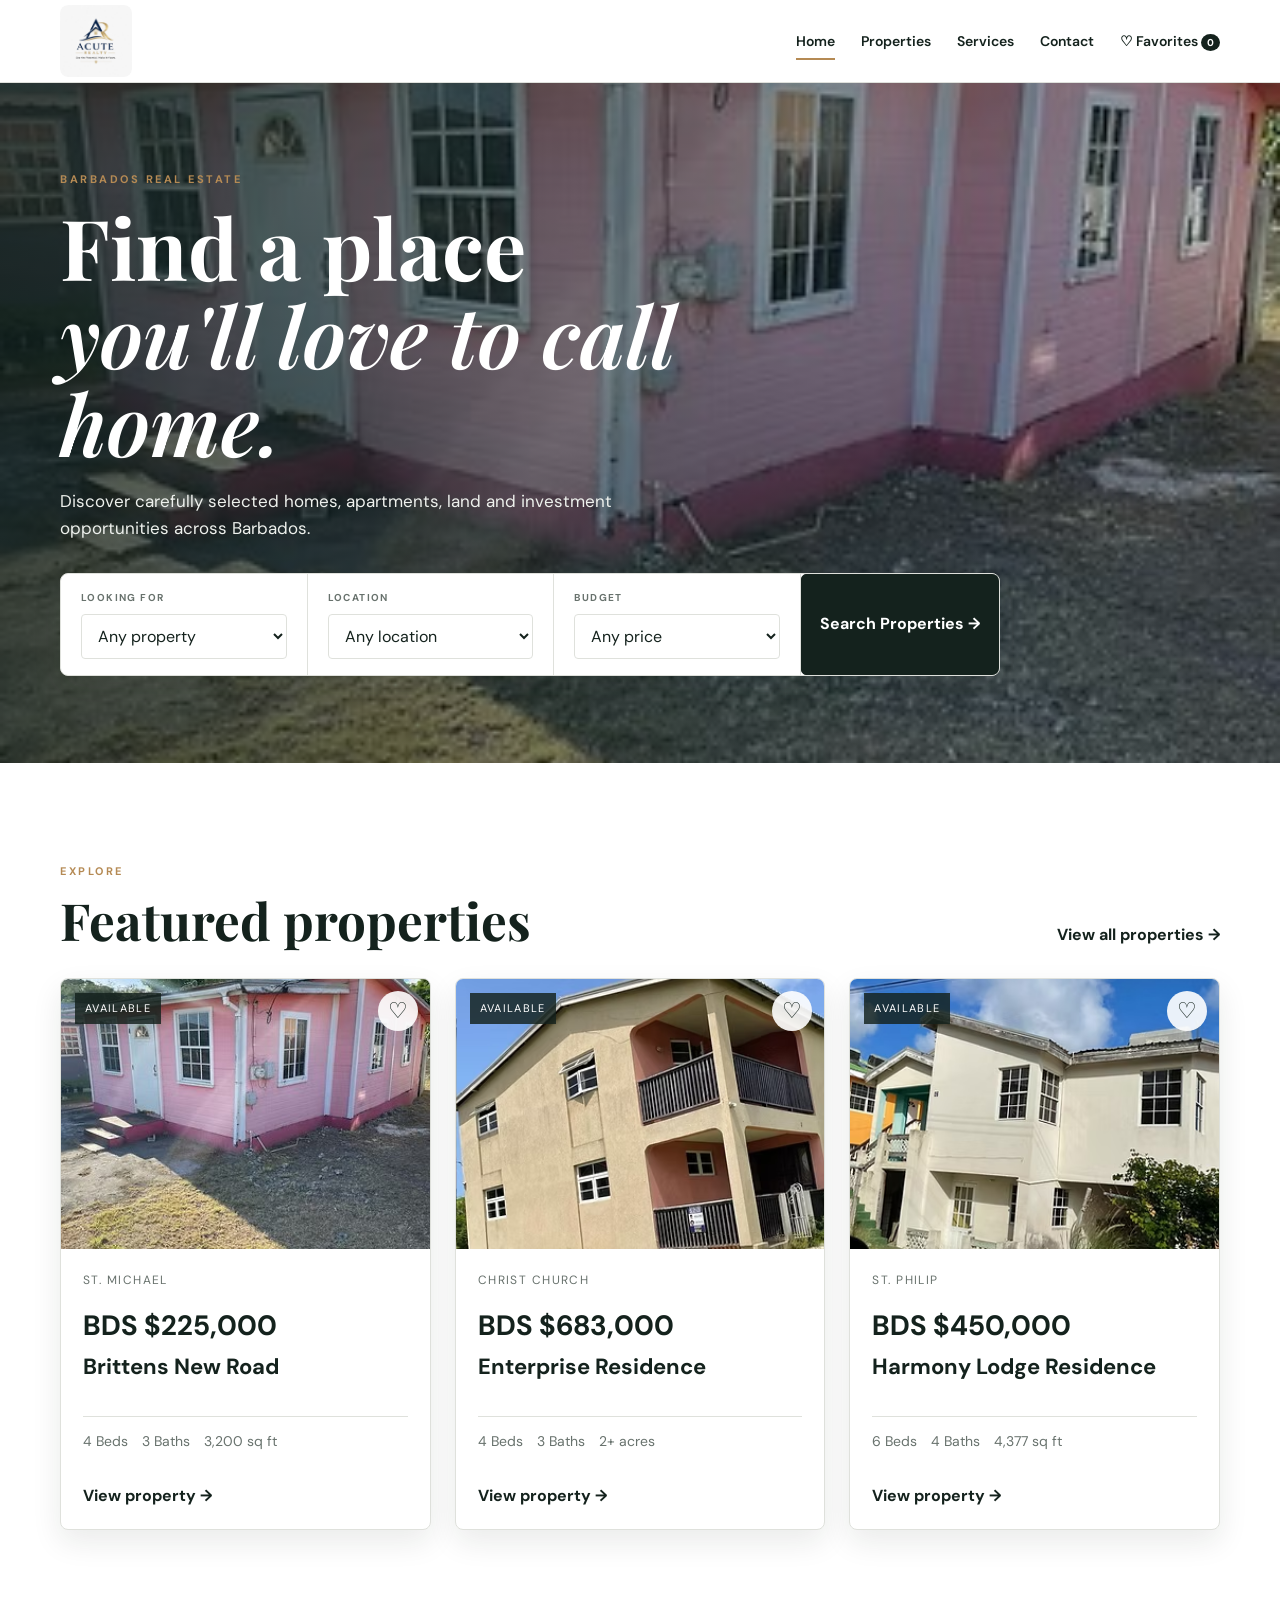
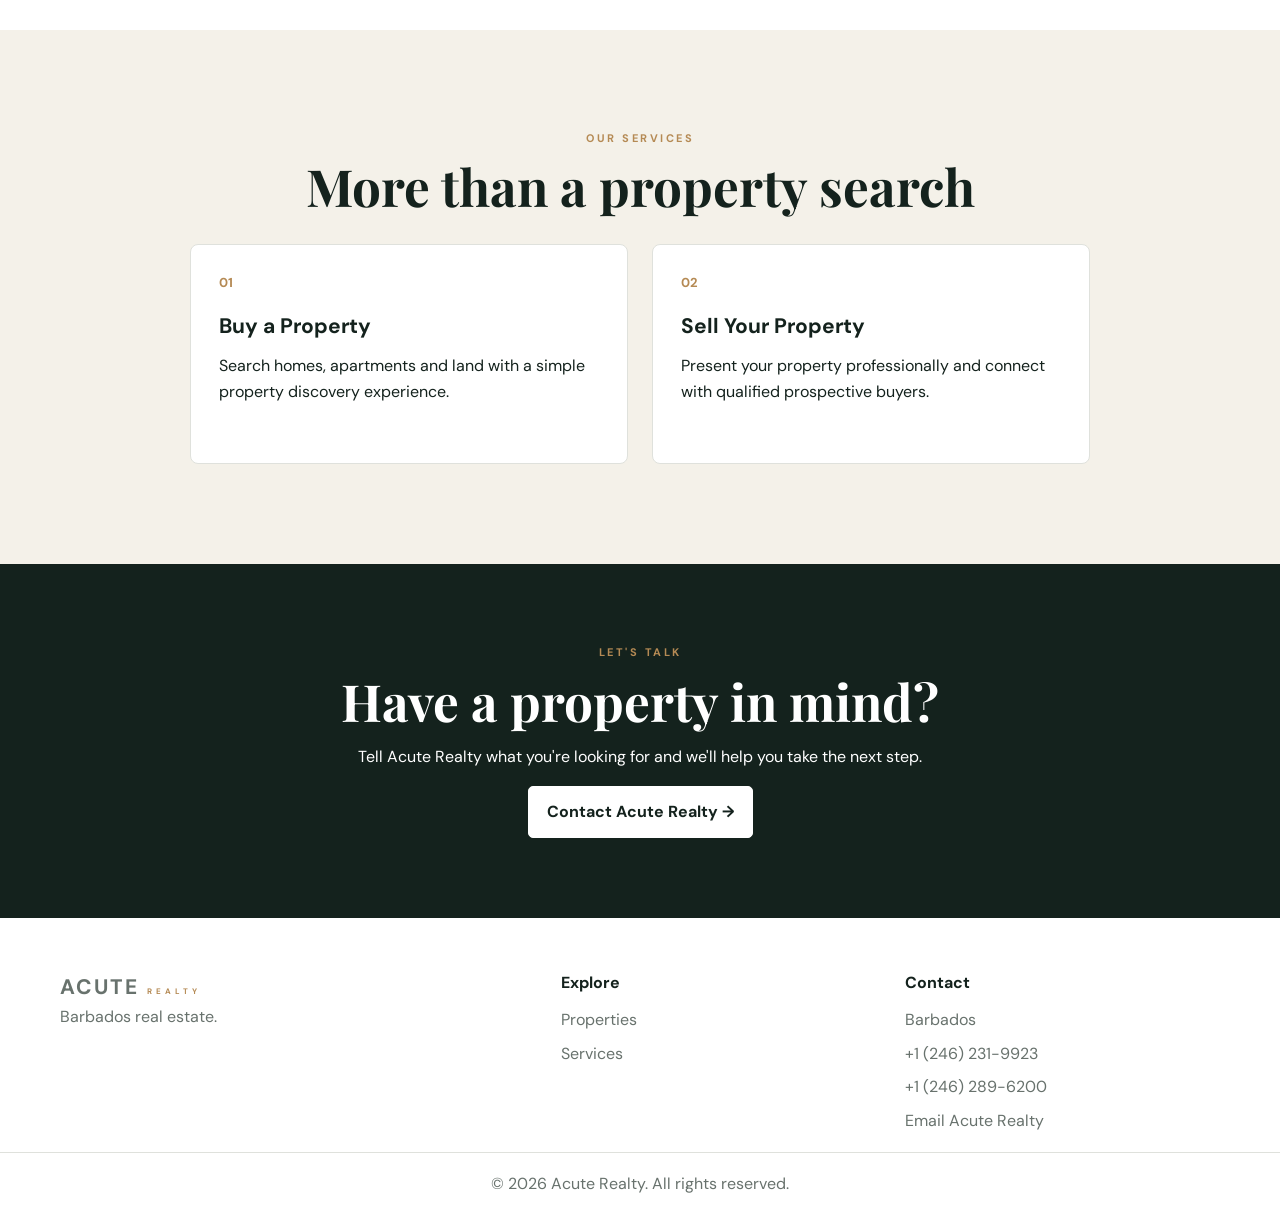
<file: index.html>
﻿<!DOCTYPE html>
<html lang="en">
  <head>
    <meta charset="UTF-8" />
    <meta name="viewport" content="width=device-width, initial-scale=1.0" />
    <title>Acute Realty | Barbados Real Estate, Homes, Land & Property Listings</title>
    <meta
      name="description"
      content="Acute Realty - Find homes, land and investment properties across Barbados."
    />
    <meta
      name="keywords"
      content="Barbados real estate, homes for sale Barbados, land for sale Barbados, property listings Barbados, Acute Realty"
    />
    <meta name="author" content="Acute Realty" />
    <meta name="robots" content="index, follow" />
    <meta property="og:title" content="Acute Realty | Barbados Homes, Land & Property Listings" />
    <meta
      property="og:description"
      content="Browse homes and land for sale in Barbados with Acute Realty."
    />
    <meta property="og:type" content="website" />
    <meta property="og:image" content="logo.jpeg" />
    <meta name="twitter:card" content="summary_large_image" />
    <meta name="twitter:title" content="Acute Realty | Barbados Homes, Land & Property Listings" />
    <meta
      name="twitter:description"
      content="Browse homes and land for sale in Barbados with Acute Realty."
    />
    <meta name="twitter:image" content="logo.jpeg" />
    <link rel="icon" type="image/x-icon" href="logo.jpeg" />
    <link rel="stylesheet" href="style.css" />
    <link rel="stylesheet" href="property-features.css" />
    <link rel="stylesheet" href="hero-slideshow.css" />
  </head>
  <body>
    <header class="site-header">
      <div class="container nav-wrap">
        <a class="logo" href="index.html" aria-label="Acute Realty home">
          <img class="logo-image" src="logo.jpeg" alt="Acute Realty" />
        </a>

        <button class="menu-toggle" aria-label="Open navigation">&#9776;</button>

        <nav class="nav">
          <a href="index.html" class="active">Home</a>
          <a href="properties.html">Properties</a>
          <a href="#services">Services</a>
          <a href="#contact">Contact</a>
          <a href="favorites.html" class="nav-fav">&#9825; Favorites <b id="favCount">0</b></a>
        </nav>
      </div>
    </header>

    <main>
      <section class="hero">
        <div class="hero-slideshow" aria-hidden="true"></div>
        <div class="hero-overlay"></div>

        <div class="container hero-content">
          <p class="eyebrow">BARBADOS REAL ESTATE</p>
          <h1>
            Find a place<br />
            <em>you'll love to call home.</em>
          </h1>
          <p class="hero-text">
            Discover carefully selected homes, apartments, land and investment opportunities
            across Barbados.
          </p>

          <form class="search-panel" id="heroSearch">
            <div>
              <label>Looking for</label>
              <select id="heroType">
                <option value="all">Any property</option>
                <option value="house">House</option>
                <option value="apartment">Apartment</option>
                <option value="land">Land</option>
              </select>
            </div>

            <div>
              <label>Location</label>
              <select id="heroLocation">
                <option value="all">Any location</option>
                <option>Christ Church</option>
                <option>St. Michael</option>
                <option>St. James</option>
                <option>St. Philip</option>
                <option>St. George</option>
              </select>
            </div>

            <div>
              <label>Budget</label>
              <select id="heroPrice">
                <option value="all">Any price</option>
                <option value="250000">Under BDS $250K</option>
                <option value="500000">Under BDS $500K</option>
                <option value="1000000">Under BDS $1M</option>
              </select>
            </div>

            <button class="btn btn-dark" type="submit">Search Properties &rarr;</button>
          </form>
        </div>
      </section>

      <section class="section" id="properties">
        <div class="container">
          <div class="section-heading">
            <div>
              <p class="eyebrow">EXPLORE</p>
              <h2>Featured properties</h2>
            </div>
            <a class="text-link" href="properties.html">View all properties &rarr;</a>
          </div>

          <div class="property-grid" id="featuredGrid"></div>
        </div>
      </section>

      <section class="section light" id="services">
        <div class="container">
          <div class="section-heading center">
            <div>
              <p class="eyebrow">OUR SERVICES</p>
              <h2>More than a property search</h2>
            </div>
          </div>

          <div class="service-grid">
            <article>
              <a href="properties.html">
                <span>01</span>
                <h3>Buy a Property</h3>
                <p>Search homes, apartments and land with a simple property discovery experience.</p>
              </a>
            </article>
            <article>
              <a href="contact.html">
                <span>02</span>
                <h3>Sell Your Property</h3>
                <p>Present your property professionally and connect with qualified prospective buyers.</p>
              </a>
            </article>
          </div>
        </div>
      </section>

      <section class="cta" id="contact">
        <div class="container">
          <p class="eyebrow">LET'S TALK</p>
          <h2>Have a property in mind?</h2>
          <p>
            Tell Acute Realty what you're looking for and we'll help you take the next step.
          </p>
          <a class="btn btn-light" href="#" data-email-action>Contact Acute Realty &rarr;</a>
        </div>
      </section>
    </main>

    <footer>
      <div class="container footer-grid">
        <div>
          <a class="logo footer-logo" href="index.html">
            <span>ACUTE</span>
            <small>REALTY</small>
          </a>
          <p>Barbados real estate.</p>
        </div>

        <div>
          <h4>Explore</h4>
          <a href="properties.html">Properties</a>
          <a href="#services">Services</a>
        </div>

        <div>
          <h4>Contact</h4>
          <p>Barbados</p>
          <p>+1 (246) 231-9923</p>
          <p>+1 (246) 289-6200</p>
          <a href="#" data-email-action>Email Acute Realty</a>
        </div>
      </div>
      <div class="copyright">&copy; 2026 Acute Realty. All rights reserved.</div>
    </footer>
    <script src="properties.js"></script>
    <script src="main.js"></script>
  </body>
</html>
</file>
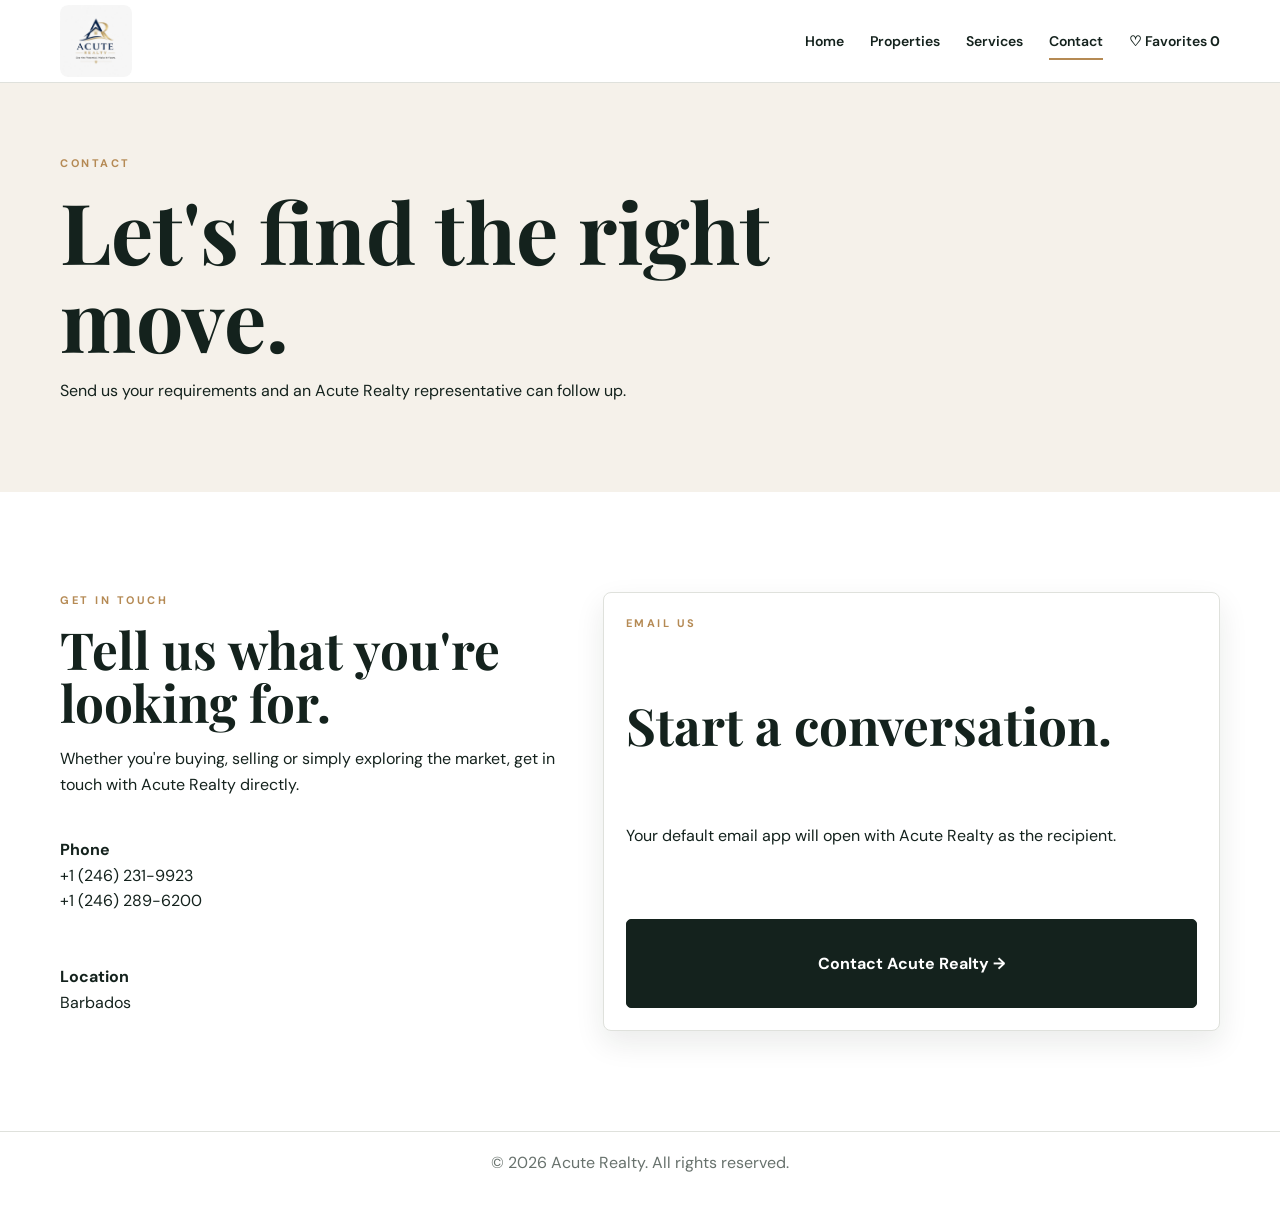
<file: contact.html>
﻿<!DOCTYPE html>
<html lang="en">
  <head>
    <meta charset="UTF-8" />
    <meta name="viewport" content="width=device-width, initial-scale=1.0" />
    <title>Contact | Acute Realty</title>
    <link rel="stylesheet" href="style.css" />
    <link rel="stylesheet" href="property-features.css" />
  </head>
  <body>
    <header class="site-header">
      <div class="container nav-wrap">
        <a class="logo" href="index.html" aria-label="Acute Realty home">
          <img class="logo-image" src="logo.jpeg" alt="Acute Realty" />
        </a>

        <button class="menu-toggle" aria-label="Open navigation">&#9776;</button>

        <nav class="nav">
          <a href="index.html">Home</a>
          <a href="properties.html">Properties</a>
          <a href="index.html#services">Services</a>
          <a class="active" href="contact.html">Contact</a>
          <a href="favorites.html">&#9825; Favorites <b id="favCount">0</b></a>
        </nav>
      </div>
    </header>

    <section class="page-hero">
      <div class="container">
        <p class="eyebrow">CONTACT</p>
        <h1>Let's find the right move.</h1>
        <p>Send us your requirements and an Acute Realty representative can follow up.</p>
      </div>
    </section>

    <section class="section">
      <div class="container contact-grid">
        <div>
          <p class="eyebrow">GET IN TOUCH</p>
          <h2>Tell us what you're looking for.</h2>
          <p>
            Whether you're buying, selling or simply exploring the market, get in touch with
            Acute Realty directly.
          </p>

          <div class="contact-info">
            <p>
              <strong>Phone</strong><br />
              +1 (246) 231-9923
              <br/>
              +1 (246) 289-6200
            </p>
            <p>
              <strong>Location</strong><br />
              Barbados
            </p>
          </div>
        </div>

        <div class="contact-form">
          <p class="eyebrow">EMAIL US</p>
          <h2>Start a conversation.</h2>
          <p>Your default email app will open with Acute Realty as the recipient.</p>
          <a class="btn btn-dark" href="#" data-email-action>Contact Acute Realty &rarr;</a>
        </div>
      </div>
    </section>

    <footer>
      <div class="copyright">&copy; 2026 Acute Realty. All rights reserved.</div>
    </footer>
    <script src="properties.js"></script>
    <script src="main.js"></script>
  </body>
</html>
</file>
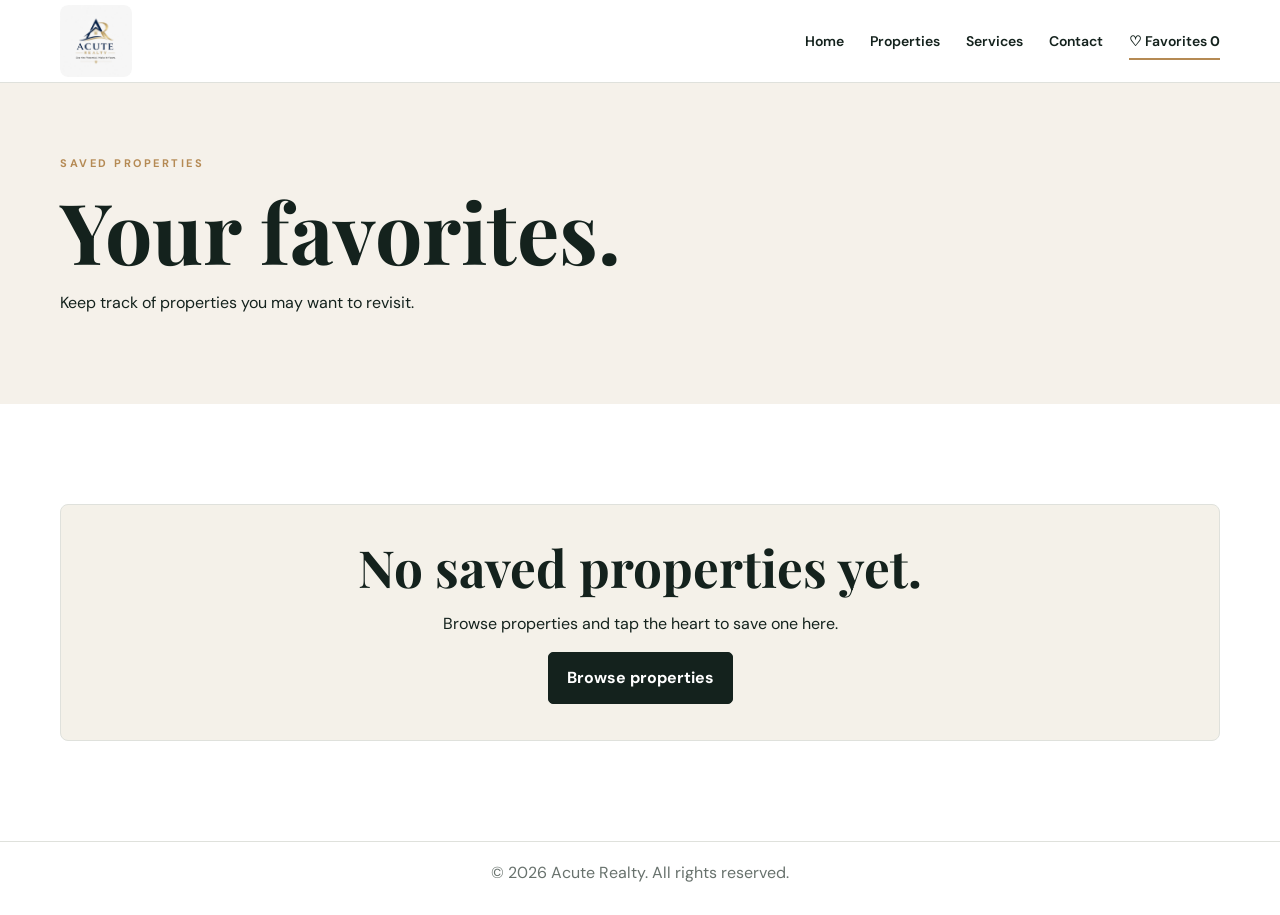
<file: favorites.html>
﻿<!DOCTYPE html>
<html lang="en">
  <head>
    <meta charset="UTF-8" />
    <meta name="viewport" content="width=device-width, initial-scale=1.0" />
    <title>Favorites | Acute Realty</title>
    <link rel="stylesheet" href="style.css" />
    <link rel="stylesheet" href="property-features.css" />
  </head>
  <body>
    <header class="site-header">
      <div class="container nav-wrap">
        <a class="logo" href="index.html" aria-label="Acute Realty home">
          <img class="logo-image" src="logo.jpeg" alt="Acute Realty" />
        </a>

        <button class="menu-toggle" aria-label="Open navigation">&#9776;</button>

        <nav class="nav">
          <a href="index.html">Home</a>
          <a href="properties.html">Properties</a>
          <a href="index.html#services">Services</a>
          <a href="contact.html">Contact</a>
          <a class="active" href="favorites.html">&#9825; Favorites <b id="favCount">0</b></a>
        </nav>
      </div>
    </header>

    <section class="page-hero">
      <div class="container">
        <p class="eyebrow">SAVED PROPERTIES</p>
        <h1>Your favorites.</h1>
        <p>Keep track of properties you may want to revisit.</p>
      </div>
    </section>

    <section class="section">
      <div class="container">
        <div class="property-grid" id="favoritesGrid"></div>

        <div id="emptyFavorites" class="empty-state" hidden>
          <h2>No saved properties yet.</h2>
          <p>Browse properties and tap the heart to save one here.</p>
          <a class="btn btn-dark" href="properties.html">Browse properties</a>
        </div>
      </div>
    </section>

    <footer>
      <div class="copyright">&copy; 2026 Acute Realty. All rights reserved.</div>
    </footer>
    <script src="properties.js"></script>
    <script src="main.js"></script>
  </body>
</html>
</file>
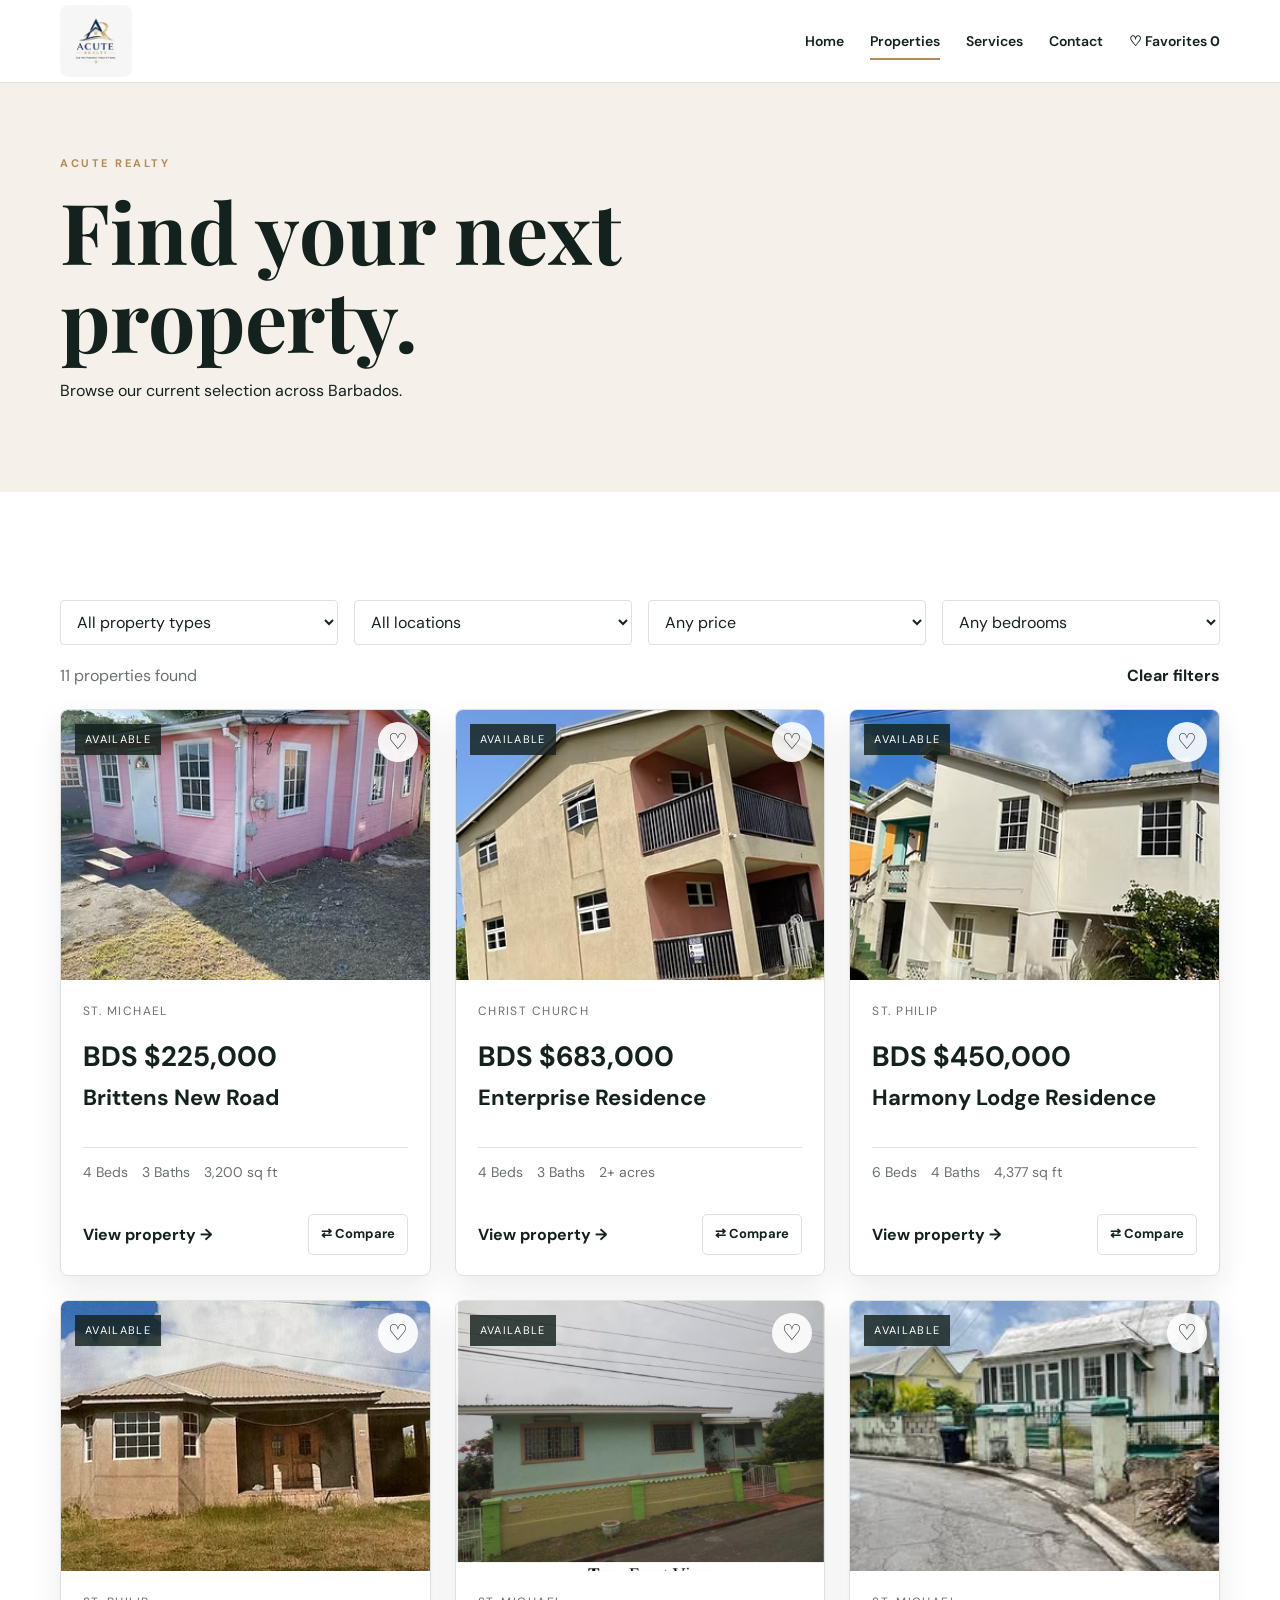
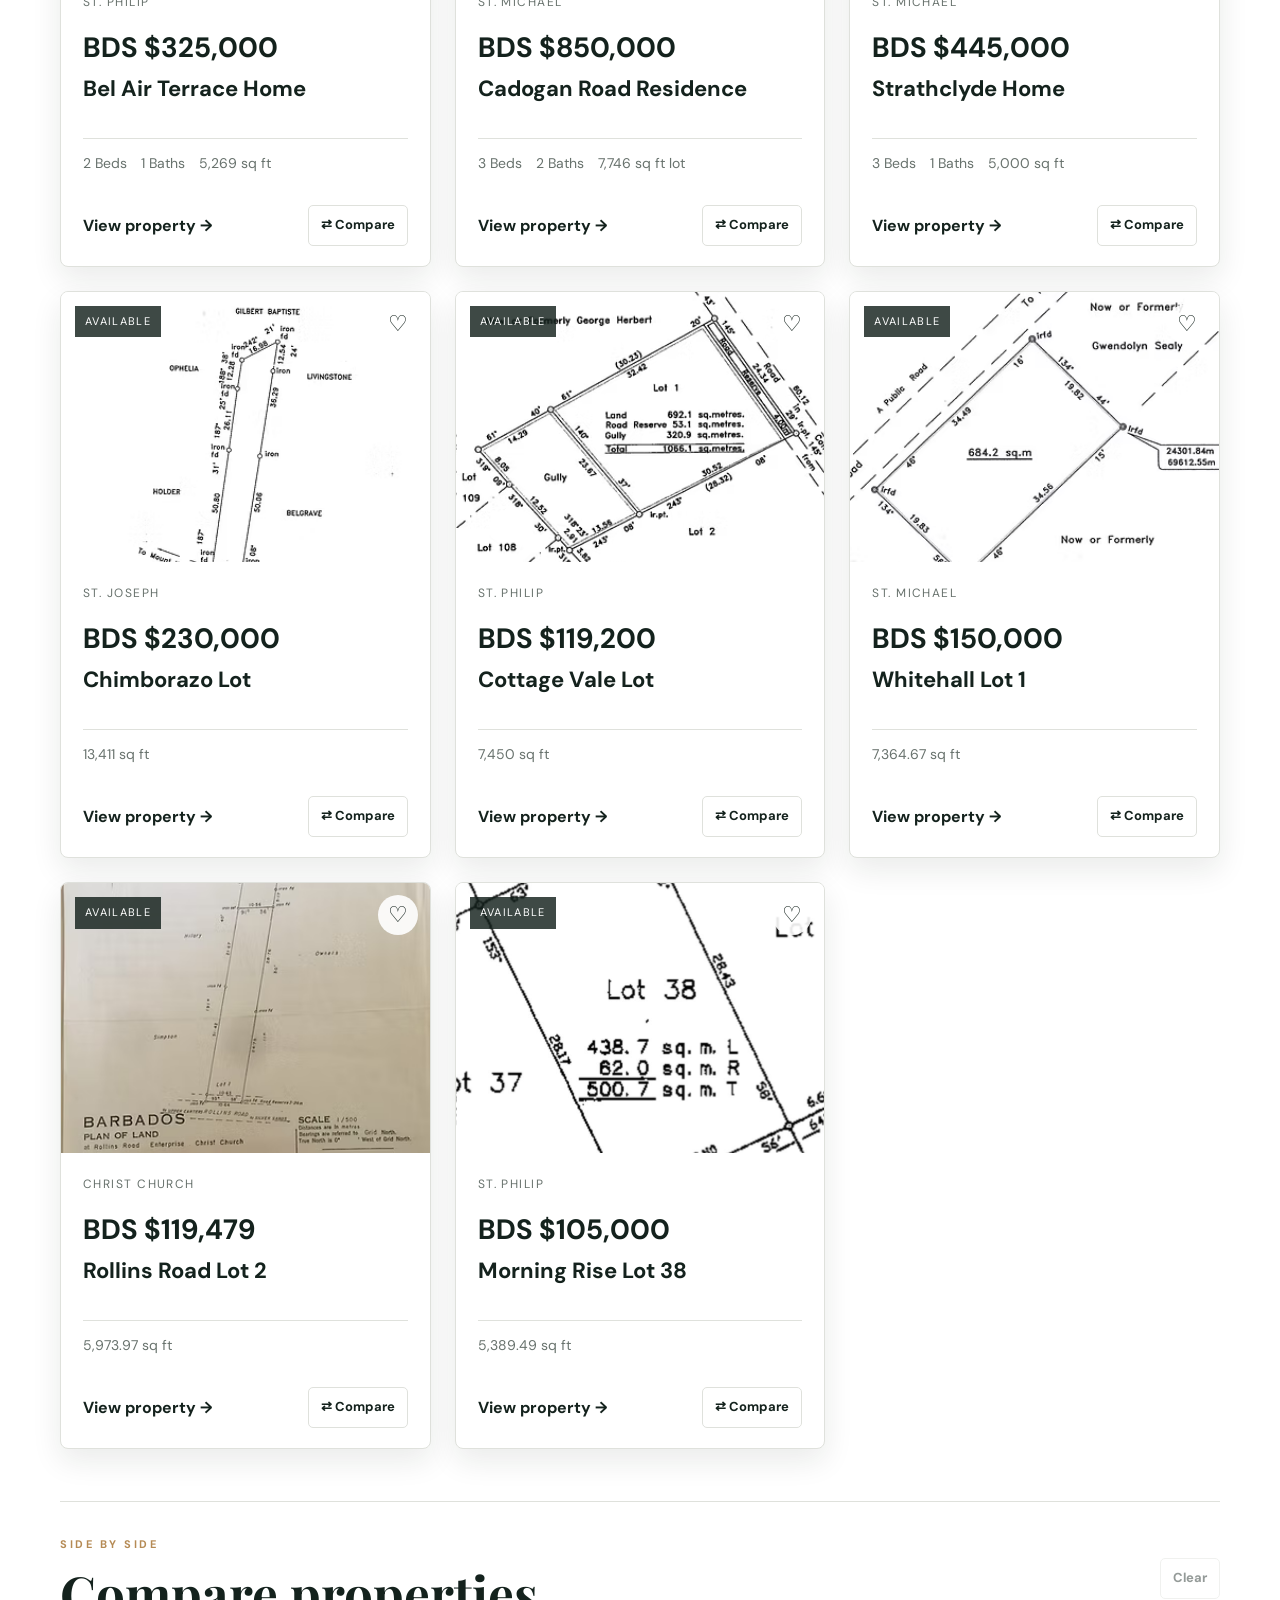
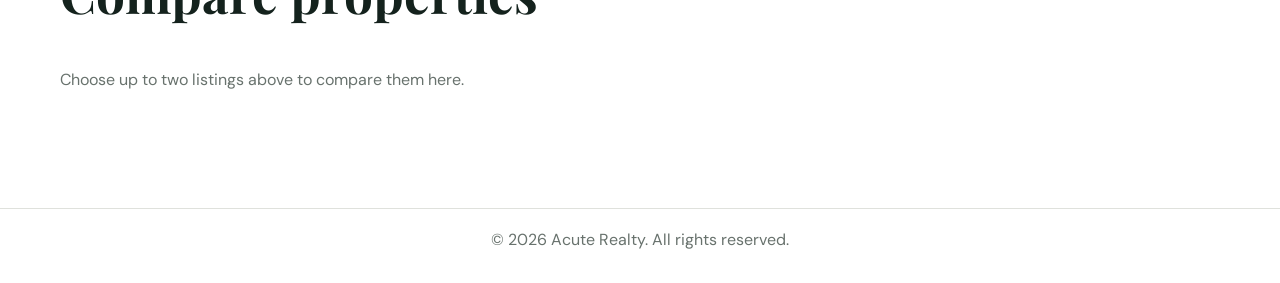
<file: properties.html>
﻿<!DOCTYPE html>
<html lang="en">
  <head>
    <meta charset="UTF-8" />
    <meta name="viewport" content="width=device-width, initial-scale=1.0" />
    <title>Properties | Acute Realty</title>
    <link rel="stylesheet" href="style.css" />
    <link rel="stylesheet" href="property-features.css" />
  </head>
  <body>
    <header class="site-header">
      <div class="container nav-wrap">
        <a class="logo" href="index.html" aria-label="Acute Realty home">
          <img class="logo-image" src="logo.jpeg" alt="Acute Realty" />
        </a>

        <button class="menu-toggle" aria-label="Open navigation">&#9776;</button>

        <nav class="nav">
          <a href="index.html">Home</a>
          <a class="active" href="properties.html">Properties</a>
          <a href="index.html#services">Services</a>
          <a href="contact.html">Contact</a>
          <a href="favorites.html">&#9825; Favorites <b id="favCount">0</b></a>
        </nav>
      </div>
    </header>

    <main>
      <section class="page-hero">
        <div class="container">
          <p class="eyebrow">ACUTE REALTY</p>
          <h1>Find your next property.</h1>
          <p>Browse our current selection across Barbados.</p>
        </div>
      </section>

      <section class="section">
        <div class="container">
          <div class="filter-bar">
            <select id="filterType">
              <option value="all">All property types</option>
              <option value="house">Houses</option>
              <option value="apartment">Apartments</option>
              <option value="land">Land</option>
            </select>

            <select id="filterLocation">
              <option value="all">All locations</option>
              <option>Christ Church</option>
              <option>St. Michael</option>
              <option>St. James</option>
              <option>St. Philip</option>
              <option>St. George</option>
              <option>St. Joseph</option>
            </select>

            <select id="filterPrice">
              <option value="all">Any price</option>
              <option value="250000">Under BDS $250K</option>
              <option value="500000">Under BDS $500K</option>
              <option value="1000000">Under BDS $1M</option>
            </select>

            <select id="filterBeds">
              <option value="all">Any bedrooms</option>
              <option value="2">2+ bedrooms</option>
              <option value="3">3+ bedrooms</option>
              <option value="4">4+ bedrooms</option>
            </select>
          </div>

          <div class="results-line">
            <span id="resultCount"></span>
            <a href="#" id="clearFilters">Clear filters</a>
          </div>

          <div class="property-grid" id="propertyGrid"></div>

          <section class="compare-section" id="compare">
            <div class="section-heading">
              <div>
                <p class="eyebrow">SIDE BY SIDE</p>
                <h2>Compare properties</h2>
              </div>
              <button class="compare-clear" id="clearCompare" type="button" disabled>
                Clear
              </button>
            </div>
            <div class="compare-list" id="compareList"></div>
          </section>
        </div>
      </section>
    </main>

    <footer>
      <div class="copyright">&copy; 2026 Acute Realty. All rights reserved.</div>
    </footer>
    <script src="properties.js"></script>
    <script src="main.js"></script>
  </body>
</html>
</file>
<file: style.css>
﻿@import url("https://fonts.googleapis.com/css2?family=DM+Sans:wght@400;500;600;700&family=Playfair+Display:ital,wght@0,600;0,700;1,600&display=swap");

:root {
  --ink: #14221d;
  --muted: #68726d;
  --cream: #f4f1e9;
  --white: #fff;
  --line: #dfe1dc;
  --accent: #b58a54;
  --dark: #17221d;
  --shadow: 0 18px 50px rgba(18, 29, 24, 0.11);
}

* {
  box-sizing: border-box;
}

html {
  scroll-behavior: smooth;
}

body {
  margin: 0;
  font-family: "DM Sans", Arial, sans-serif;
  color: var(--ink);
  background: #fff;
  line-height: 1.6;
}

a {
  text-decoration: none;
  color: inherit;
}

img {
  max-width: 100%;
  display: block;
}

button,
input,
select,
textarea {
  font: inherit;
}

.container {
  width: min(1160px, 92%);
  margin: 0 auto;
}

.site-header {
  position: relative;
  background: #fff;
  border-bottom: 1px solid var(--line);
  z-index: 10;
}

.nav-wrap {
  min-height: 78px;
  display: flex;
  align-items: center;
  justify-content: space-between;
}

.logo {
  display: flex;
  flex-direction: column;
  line-height: 0.88;
  letter-spacing: 2px;
  font-weight: 700;
}

.logo span {
  font-size: 21px;
}

.logo small {
  font-size: 8px;
  letter-spacing: 4px;
  margin-left: 2px;
  color: var(--accent);
}

.nav {
  display: flex;
  align-items: center;
  gap: 26px;
  font-size: 14px;
  font-weight: 600;
}

.nav a {
  padding: 30px 0;
  position: relative;
}

.nav a.active::after,
.nav a:hover::after {
  content: "";
  position: absolute;
  left: 0;
  right: 0;
  bottom: 22px;
  height: 2px;
  background: var(--accent);
}

.nav-fav b {
  background: var(--ink);
  color: #fff;
  border-radius: 50%;
  font-size: 10px;
  padding: 2px 6px;
}

.menu-toggle {
  display: none;
  background: none;
  border: 0;
  font-size: 25px;
}

.hero {
  min-height: 680px;
  display: flex;
  align-items: center;
  background: linear-gradient(90deg, rgba(12, 24, 18, 0.76), rgba(12, 24, 18, 0.18)),
    url("hero.svg") center/cover;
}

.hero-content {
  color: #fff;
  padding: 80px 0;
}

.eyebrow {
  font-size: 11px;
  font-weight: 700;
  letter-spacing: 2.5px;
  margin: 0 0 13px;
  color: var(--accent);
}

h1,
h2 {
  font-family: "Playfair Display", serif;
  line-height: 1.05;
  margin: 0;
}

h1 {
  font-size: clamp(48px, 7vw, 84px);
  max-width: 760px;
}

h1 em {
  font-weight: 600;
}

h2 {
  font-size: clamp(36px, 4vw, 54px);
}

h3 {
  margin: 12px 0 7px;
  font-size: 21px;
}

.hero-text {
  max-width: 570px;
  font-size: 17px;
  margin: 22px 0 30px;
  color: #eef1ed;
}

.search-panel {
  background: #fff;
  color: var(--ink);
  display: grid;
  grid-template-columns: 1fr 1fr 1fr auto;
  gap: 0;
  max-width: 940px;
  box-shadow: var(--shadow);
}

.search-panel > div {
  padding: 16px 20px;
  border-right: 1px solid var(--line);
}

label {
  display: block;
  font-size: 10px;
  text-transform: uppercase;
  letter-spacing: 1.4px;
  color: var(--muted);
  font-weight: 700;
}

select,
input,
textarea {
  width: 100%;
  font: inherit;
  border: 1px solid var(--line);
  background: #fff;
  color: var(--ink);
  padding: 10px 12px;
  margin-top: 8px;
}

.btn,
.compare-btn,
.compare-clear,
.contact-btn {
  border: 1px solid var(--ink);
  background: var(--ink);
  color: #fff;
  padding: 12px 18px;
  font-weight: 700;
  cursor: pointer;
  transition: transform 0.18s ease, background-color 0.18s ease, border-color 0.18s ease;
}

.btn:hover,
.compare-btn:hover,
.compare-clear:not(:disabled):hover,
.contact-btn:hover {
  transform: translateY(-1px);
}

.btn-dark,
.btn-light {
  display: inline-flex;
  align-items: center;
  justify-content: center;
}

.btn-dark {
  background: var(--ink);
  border-color: var(--ink);
  color: #fff;
}

.btn-light {
  background: #fff;
  border-color: #fff;
  color: var(--ink);
}

.section {
  padding: 100px 0;
}

.section.light {
  background: var(--cream);
}

.section-heading {
  display: flex;
  align-items: end;
  justify-content: space-between;
  gap: 20px;
  margin-bottom: 30px;
}

.section-heading.center {
  justify-content: center;
  text-align: center;
}

.text-link {
  color: var(--ink);
  font-weight: 700;
}

.property-grid {
  display: grid;
  grid-template-columns: repeat(3, minmax(0, 1fr));
  gap: 24px;
}

.service-grid {
  display: grid;
  grid-template-columns: repeat(2, minmax(0, 1fr));
  gap: 24px;
  max-width: 900px;
  margin: 0 auto;
}

.service-grid article {
  min-height: 220px;
  padding: 28px;
  background: #fff;
  border: 1px solid var(--line);
}

.service-grid a {
  display: flex;
  height: 100%;
  flex-direction: column;
  color: inherit;
  text-decoration: none;
}

.service-grid span {
  color: var(--accent);
  font-size: 13px;
  font-weight: 700;
}

.service-grid h3 {
  margin: 16px 0 10px;
}

.service-grid p {
  margin: 0;
}

.property-card {
  background: #fff;
  border: 1px solid var(--line);
  overflow: hidden;
  display: flex;
  flex-direction: column;
}

.property-image {
  position: relative;
  min-height: 270px;
  background-size: cover;
  background-position: center;
}

.tag {
  position: absolute;
  top: 14px;
  left: 14px;
  background: rgba(20, 34, 29, 0.82);
  color: #fff;
  font-size: 11px;
  letter-spacing: 0.12em;
  text-transform: uppercase;
  padding: 7px 10px;
}

.heart {
  position: absolute;
  top: 12px;
  right: 12px;
  width: 40px;
  height: 40px;
  border: 0;
  border-radius: 50%;
  background: rgba(255, 255, 255, 0.9);
  color: var(--ink);
  font-size: 22px;
  cursor: pointer;
}

.heart.saved {
  background: var(--ink);
  color: #fff;
}

.property-info {
  display: flex;
  flex: 1;
  flex-direction: column;
  padding: 22px 22px 20px;
}

.location {
  font-size: 12px;
  text-transform: uppercase;
  letter-spacing: 0.12em;
  color: var(--muted);
}

.property-info h3 {
  display: -webkit-box;
  min-height: 2.5em;
  margin: 4px 0 8px;
  overflow: hidden;
  font-size: 22px;
  line-height: 1.25;
  line-clamp: 2;
  -webkit-box-orient: vertical;
  -webkit-line-clamp: 2;
}

.price {
  font-size: 28px;
  font-weight: 700;
  margin: 14px 0 0;
}

.property-meta,
.detail-meta {
  display: flex;
  flex-wrap: wrap;
  gap: 10px 14px;
  color: var(--muted);
  font-size: 14px;
}

.property-info .property-meta {
  padding: 13px 0;
  border-top: 1px solid var(--line);
}

.property-card-actions {
  display: flex;
  align-items: center;
  justify-content: space-between;
  gap: 12px;
  margin-top: 17px;
}

.property-info .property-card-actions {
  margin-top: auto;
  padding-top: 18px;
}

.compare-btn,
.compare-clear {
  border: 1px solid var(--line);
  background: #fff;
  color: var(--ink);
  padding: 9px 12px;
  font-size: 13px;
  font-weight: 700;
  cursor: pointer;
}

.compare-btn.is-selected {
  background: var(--cream);
  border-color: var(--accent);
  color: var(--accent);
}

.compare-clear:disabled {
  opacity: 0.45;
  cursor: not-allowed;
}

.page-hero {
  background: #f5f1ea;
  padding: 72px 0;
}

.page-hero h1 {
  margin-bottom: 10px;
}

.filter-bar {
  display: grid;
  grid-template-columns: repeat(4, minmax(0, 1fr));
  gap: 16px;
  margin-bottom: 18px;
}

.results-line {
  display: flex;
  align-items: center;
  justify-content: space-between;
  gap: 12px;
  margin-bottom: 20px;
  color: var(--muted);
}

#clearFilters {
  color: var(--ink);
  font-weight: 700;
}

.empty-state {
  padding: 36px 20px;
  text-align: center;
  background: var(--cream);
  border: 1px solid var(--line);
}

.split-banner {
  display: grid;
  grid-template-columns: 1fr 1fr;
  background: var(--cream);
}

.split-image {
  min-height: 520px;
  background: url("hero.svg") center/cover no-repeat;
}

.split-copy {
  padding: 72px 58px;
}

.stats {
  display: grid;
  grid-template-columns: repeat(3, minmax(0, 1fr));
  gap: 18px;
  margin-top: 26px;
}

.stats div {
  display: flex;
  flex-direction: column;
  gap: 4px;
}

.stats strong {
  font-size: 22px;
}

.stats span {
  color: var(--muted);
}

.cta {
  background: var(--ink);
  color: #fff;
  padding: 80px 0;
  text-align: center;
}

.footer-grid {
  display: grid;
  grid-template-columns: 1.5fr 1fr 1fr;
  gap: 28px;
  padding: 52px 0 10px;
}

.footer-logo {
  display: inline-flex;
  align-items: center;
  flex-direction: column;
  line-height: 0.9;
  margin-bottom: 14px;
}

.footer-grid h4 {
  margin: 0 0 12px;
}

.footer-grid a,
.footer-grid p {
  display: block;
  margin: 8px 0;
  color: var(--muted);
}

.copyright {
  text-align: center;
  padding: 18px 0 30px;
  border-top: 1px solid var(--line);
  color: var(--muted);
}

.contact-grid {
  display: grid;
  grid-template-columns: 1fr 1.2fr;
  gap: 28px;
}

.contact-form,
.booking {
  display: grid;
  gap: 16px;
  background: #fff;
  border: 1px solid var(--line);
  padding: 22px;
}

.contact-info {
  display: grid;
  gap: 18px;
  margin-top: 24px;
}

.form-message {
  margin: 0;
  color: var(--ink);
  font-weight: 600;
}

.property-detail {
  padding: 48px 0 80px;
}

.detail-gallery {
  display: grid;
  grid-template-columns: 1.6fr 0.8fr;
  gap: 14px;
  margin-bottom: 26px;
}

.gallery-main-wrap {
  position: relative;
  background: #f5f1ea;
  overflow: hidden;
}

.gallery-image-button {
  display: block;
  width: 100%;
  padding: 0;
  border: 0;
  background: none;
  cursor: zoom-in;
}

.main-img {
  width: 100%;
  height: 540px;
  object-fit: cover;
}

.image-nav-btn {
  position: absolute;
  top: 50%;
  transform: translateY(-50%);
  width: 42px;
  height: 42px;
  border: 0;
  border-radius: 50%;
  background: rgba(255, 255, 255, 0.92);
  font-size: 22px;
  cursor: pointer;
}

.image-nav-btn.prev {
  left: 14px;
}

.image-nav-btn.next {
  right: 14px;
}

.gallery-thumbnails {
  display: grid;
  grid-template-columns: repeat(3, minmax(0, 1fr));
  gap: 8px;
  max-height: 540px;
  overflow: auto;
}

.gallery-thumb {
  border: 2px solid transparent;
  background: none;
  padding: 0;
  cursor: pointer;
}

.gallery-thumb.active {
  border-color: var(--accent);
}

.gallery-thumb img {
  width: 100%;
  height: 120px;
  object-fit: cover;
}

.detail-content {
  display: grid;
  grid-template-columns: 1.4fr 0.8fr;
  gap: 28px;
  align-items: start;
}

.detail-title {
  font-size: 52px;
  margin: 0 0 10px;
}

.detail-price {
  margin: 18px 0;
  font-size: 30px;
  font-weight: 700;
}

.detail-map {
  margin-top: 32px;
}

.detail-map iframe {
  display: block;
  width: 100%;
  height: 340px;
  border: 0;
  margin-top: 12px;
}

.compare-section {
  margin-top: 52px;
  padding-top: 34px;
  border-top: 1px solid var(--line);
}

.compare-list {
  display: grid;
  grid-template-columns: repeat(2, minmax(0, 1fr));
  gap: 20px;
  margin-top: 20px;
}

.compare-property {
  display: grid;
  grid-template-columns: minmax(120px, 0.8fr) 1.2fr;
  background: #fff;
  border: 1px solid var(--line);
}

.compare-property > img {
  width: 100%;
  height: 100%;
  min-height: 230px;
  object-fit: cover;
}

.compare-property > div {
  padding: 20px;
}

.compare-property dl {
  display: grid;
  gap: 8px;
  margin: 18px 0 0;
}

.compare-property dl div {
  display: flex;
  justify-content: space-between;
  gap: 12px;
  padding-top: 8px;
  border-top: 1px solid var(--line);
}

.compare-property dt {
  color: var(--muted);
}

.compare-property dd {
  margin: 0;
  font-weight: 700;
  text-align: right;
}

.compare-empty {
  grid-column: 1 / -1;
  color: var(--muted);
}

.compare-stats {
  grid-column: 1 / -1;
  display: grid;
  grid-template-columns: repeat(2, minmax(0, 1fr));
  gap: 12px 22px;
  padding: 22px;
  border: 1px solid var(--line);
  background: #fff;
}

.compare-stat-head {
  display: flex;
  justify-content: space-between;
  gap: 12px;
  margin-bottom: 9px;
}

.compare-stat-head span {
  color: var(--muted);
  text-align: right;
}

.compare-meter {
  display: flex;
  width: 100%;
  height: 8px;
  overflow: hidden;
  background: var(--cream);
}

.compare-meter span {
  display: block;
  height: 100%;
}

.left-meter {
  background: var(--accent);
}

.right-meter {
  background: var(--ink);
}

.compare-stat p {
  margin: 6px 0 0;
  color: var(--muted);
  font-size: 13px;
}

.image-modal {
  position: fixed;
  inset: 0;
  width: 100%;
  height: 100%;
  padding: 64px 5vw 5vh;
  border: 0;
  background: rgba(14, 20, 17, 0.94);
  overflow: hidden;
}

.image-modal::backdrop {
  background: rgba(14, 20, 17, 0.9);
}

.image-modal img {
  width: 100%;
  height: 100%;
  object-fit: contain;
}

.modal-close {
  position: absolute;
  top: 18px;
  right: 24px;
  width: 44px;
  height: 44px;
  border: 1px solid rgba(255, 255, 255, 0.55);
  background: transparent;
  color: #fff;
  font-size: 30px;
  cursor: pointer;
}

@media (max-width: 800px) {
  .menu-toggle {
    display: block;
  }

  .nav {
    display: none;
    position: absolute;
    top: 78px;
    left: 0;
    right: 0;
    background: #fff;
    padding: 15px 5%;
    flex-direction: column;
    align-items: flex-start;
    gap: 5px;
    box-shadow: var(--shadow);
  }

  .nav.open {
    display: flex;
  }

  .nav a {
    padding: 9px 0;
  }

  .nav a.active::after,
  .nav a:hover::after {
    bottom: 3px;
  }

  .hero {
    min-height: 700px;
  }

  .search-panel {
    grid-template-columns: 1fr;
  }

  .search-panel > div {
    border-right: 0;
    border-bottom: 1px solid var(--line);
  }

  .search-panel .btn {
    width: 100%;
  }

  .property-grid,
  .service-grid {
    grid-template-columns: 1fr;
  }

  .section-heading {
    display: block;
  }

  .section-heading .text-link {
    display: inline-block;
    margin-top: 15px;
  }

  .split-banner {
    grid-template-columns: 1fr;
  }

  .split-image {
    min-height: 350px;
  }

  .contact-grid,
  .detail-content {
    grid-template-columns: 1fr;
  }

  .detail-gallery {
    grid-template-columns: 1fr;
  }

  .detail-gallery .main-img {
    min-height: 300px;
  }

  .filter-bar {
    grid-template-columns: 1fr 1fr;
  }

  .footer-grid {
    grid-template-columns: 1fr 1fr;
  }

  .stats {
    flex-wrap: wrap;
  }
}

@media (max-width: 480px) {
  .filter-bar {
    grid-template-columns: 1fr;
  }

  .footer-grid {
    grid-template-columns: 1fr;
  }

  .hero-content {
    padding: 55px 0;
  }

  .section {
    padding: 70px 0;
  }
}
</file>
<file: property-features.css>
﻿:root {
  --radius-card: 8px;
  --radius-control: 5px;
  --shadow-soft: 0 12px 30px rgba(18, 29, 24, 0.09);
}

.site-header .logo {
  display: flex;
  flex: 0 0 72px;
  width: 72px;
  height: 72px;
  align-items: center;
  justify-content: center;
  overflow: hidden;
  letter-spacing: normal;
  line-height: 1;
  border-radius: 8px;
}

.site-header .logo-image {
  display: block;
  width: 100%;
  height: 100%;
  object-fit: contain;
  object-position: center;
  border-radius: 8px;
}

.search-panel,
.property-card,
.service-grid article,
.filter-bar,
.booking,
.contact-form,
.contact-info,
.compare-property,
.compare-stats,
.empty-state,
.detail-gallery .gallery-main-wrap {
  border-radius: var(--radius-card);
}

.property-card,
.search-panel,
.booking,
.contact-form,
.compare-property,
.compare-stats {
  box-shadow: var(--shadow-soft);
}

.search-panel {
  overflow: hidden;
  border: 1px solid var(--line);
}

.property-card {
  overflow: hidden;
  transition: transform 0.24s ease, box-shadow 0.24s ease;
}

.property-card:hover {
  transform: translateY(-3px);
  box-shadow: 0 18px 38px rgba(18, 29, 24, 0.14);
}

.service-grid article {
  transition: transform 0.22s ease, box-shadow 0.22s ease;
}

.service-grid article:hover {
  transform: translateY(-3px);
  box-shadow: var(--shadow-soft);
}

.btn,
.compare-btn,
.compare-clear,
.contact-btn {
  border-radius: var(--radius-control);
  transition: transform 0.18s ease, background-color 0.18s ease, border-color 0.18s ease;
}

.btn:hover,
.compare-btn:hover,
.compare-clear:not(:disabled):hover,
.contact-btn:hover {
  transform: translateY(-1px);
}

select,
input,
textarea {
  border-radius: 4px;
}

select:focus-visible,
input:focus-visible,
textarea:focus-visible,
.btn:focus-visible,
.compare-btn:focus-visible,
.compare-clear:focus-visible,
.contact-btn:focus-visible {
  outline: 2px solid var(--accent);
  outline-offset: 2px;
}

.booking,
.contact-form {
  border: 1px solid var(--line);
}

.detail-gallery .gallery-main-wrap {
  overflow: hidden;
}

.detail-gallery .main-img {
  transition: transform 0.35s ease;
}

.gallery-image-button:hover .main-img {
  transform: scale(1.015);
}

.gallery-thumb {
  border-radius: 5px;
}

.detail-map iframe {
  border-radius: var(--radius-card);
}

.compare-property,
.compare-stats {
  overflow: hidden;
}

.property-card[tabindex="0"] {
  cursor: pointer;
}

.property-card:focus-visible {
  outline: 3px solid var(--accent);
  outline-offset: 3px;
}

.property-card-actions {
  display: flex;
  align-items: center;
  justify-content: space-between;
  gap: 12px;
  margin-top: 17px;
}

.property-card-actions .text-link {
  margin: 0 !important;
}

.compare-btn,
.compare-clear {
  border: 1px solid var(--line);
  background: #fff;
  color: var(--ink);
  padding: 9px 12px;
  font: inherit;
  font-size: 13px;
  font-weight: 700;
  cursor: pointer;
}

.compare-btn:hover,
.compare-btn.is-selected,
.compare-clear:not(:disabled):hover {
  border-color: var(--accent);
  color: var(--accent);
}

.compare-btn.is-selected {
  background: var(--cream);
}

.compare-clear:disabled {
  opacity: 0.45;
  cursor: not-allowed;
}

.compare-section {
  margin-top: 52px;
  padding-top: 34px;
  border-top: 1px solid var(--line);
}

.compare-section .section-heading {
  display: flex;
  align-items: center;
  justify-content: space-between;
  gap: 20px;
}

.compare-list {
  display: grid;
  grid-template-columns: repeat(2, minmax(0, 1fr));
  gap: 18px;
  margin-top: 24px;
}

.compare-property {
  display: grid;
  grid-template-columns: minmax(120px, 0.8fr) 1.2fr;
  border: 1px solid var(--line);
  background: #fff;
}

.compare-property > img {
  width: 100%;
  height: 100%;
  min-height: 230px;
  object-fit: cover;
}

.compare-property > div {
  padding: 22px;
}

.compare-property .eyebrow {
  margin-bottom: 6px;
}

.compare-property h3 {
  margin: 0 0 6px;
}

.compare-property dl {
  display: grid;
  gap: 8px;
  margin: 18px 0 0;
}

.compare-property dl div {
  display: flex;
  justify-content: space-between;
  gap: 12px;
  border-top: 1px solid var(--line);
  padding-top: 8px;
}

.compare-property dt {
  color: var(--muted);
}

.compare-property dd {
  margin: 0;
  font-weight: 700;
  text-align: right;
}

.compare-empty {
  grid-column: 1 / -1;
  color: var(--muted);
}

.compare-stats {
  grid-column: 1 / -1;
  display: grid;
  grid-template-columns: repeat(2, minmax(0, 1fr));
  gap: 12px 22px;
  padding: 22px;
  border: 1px solid var(--line);
  background: #fff;
}

.compare-stat-head {
  display: flex;
  justify-content: space-between;
  gap: 12px;
  margin-bottom: 9px;
}

.compare-stat-head span {
  color: var(--muted);
  text-align: right;
}

.compare-meter {
  display: flex;
  width: 100%;
  height: 8px;
  overflow: hidden;
  background: var(--cream);
}

.compare-meter span {
  display: block;
  height: 100%;
}

.left-meter {
  background: var(--accent);
}

.right-meter {
  background: var(--ink);
}

.compare-stat p {
  margin: 6px 0 0;
  color: var(--muted);
  font-size: 13px;
}

.detail-title {
  font-size: 52px;
  margin: 0 0 10px;
}

.detail-gallery .gallery-main-wrap {
  position: relative;
  min-height: 490px;
  padding: 0;
  background: none;
}

.gallery-image-button {
  display: block;
  width: 100%;
  height: 100%;
  min-height: 490px;
  padding: 0;
  border: 0;
  background: none;
  cursor: zoom-in;
}

.detail-gallery .main-img {
  display: block;
  width: 100%;
  height: 100%;
  min-height: 490px;
  object-fit: cover;
}

.image-nav-btn {
  position: absolute;
  top: 50%;
  z-index: 1;
  transform: translateY(-50%);
  width: 42px;
  height: 42px;
  border: 0;
  border-radius: 50%;
  background: rgba(255, 255, 255, 0.92);
  color: var(--ink);
  font-size: 22px;
  cursor: pointer;
}

.image-nav-btn.prev {
  left: 14px;
}

.image-nav-btn.next {
  right: 14px;
}

.gallery-thumbnails {
  display: grid;
  grid-template-columns: repeat(3, minmax(0, 1fr));
  grid-auto-rows: minmax(90px, 1fr);
  gap: 8px;
  max-height: 490px;
  overflow: auto;
  background: none;
}

.gallery-thumb {
  min-width: 0;
  min-height: 90px;
  padding: 0;
  border: 2px solid transparent;
  background: none;
  cursor: pointer;
  overflow: hidden;
}

.gallery-thumb.active {
  border-color: var(--accent);
}

.gallery-thumb img {
  display: block;
  width: 100%;
  height: 100%;
  min-height: 90px;
  object-fit: cover;
}

.detail-map {
  margin-top: 36px;
}

.detail-map h2 {
  font-size: 30px;
  margin-bottom: 14px;
}

.detail-map iframe {
  display: block;
  width: 100%;
  height: 340px;
  border: 0;
}

.image-modal {
  position: fixed;
  inset: 0;
  max-width: none;
  max-height: none;
  width: 100%;
  height: 100%;
  padding: 64px 5vw 5vh;
  border: 0;
  background: rgba(14, 20, 17, 0.94);
  overflow: hidden;
}

.image-modal::backdrop {
  background: rgba(14, 20, 17, 0.9);
}

.image-modal img {
  display: block;
  width: 100%;
  height: 100%;
  object-fit: contain;
}

.modal-close {
  position: absolute;
  top: 18px;
  right: 24px;
  width: 44px;
  height: 44px;
  border: 1px solid rgba(255, 255, 255, 0.55);
  background: transparent;
  color: #fff;
  font-size: 30px;
  cursor: pointer;
}

.booking label {
  margin: 4px 0 6px;
}

@media (max-width: 800px) {
  .property-card-actions {
    align-items: flex-start;
    flex-wrap: wrap;
  }

  .compare-list {
    grid-template-columns: 1fr;
  }

  .compare-stats {
    grid-template-columns: 1fr;
  }

  .compare-property {
    grid-template-columns: minmax(110px, 0.75fr) 1.25fr;
  }

  .detail-title {
    font-size: 40px;
  }

  .detail-gallery .gallery-main-wrap,
  .gallery-image-button,
  .detail-gallery .main-img {
    min-height: 300px;
  }

  .gallery-thumbnails {
    grid-template-columns: repeat(4, minmax(0, 1fr));
    grid-auto-rows: 90px;
    max-height: none;
  }
}

@media (max-width: 480px) {
  .site-header .logo {
    flex-basis: 60px;
    width: 60px;
    height: 60px;
  }

  .compare-section .section-heading {
    align-items: flex-start;
  }

  .compare-property {
    grid-template-columns: 1fr;
  }

  .compare-property > img {
    height: 210px;
    min-height: 0;
  }

  .detail-title {
    font-size: 34px;
  }

  .detail-gallery .gallery-main-wrap,
  .gallery-image-button,
  .detail-gallery .main-img {
    min-height: 250px;
  }

  .gallery-thumbnails {
    grid-template-columns: repeat(3, minmax(0, 1fr));
    grid-auto-rows: 80px;
  }

  .gallery-thumb,
  .gallery-thumb img {
    min-height: 80px;
  }
}
</file>
<file: hero-slideshow.css>
﻿.hero {
  position: relative;
  isolation: isolate;
  overflow: hidden;
  background: #14221d;
}

.hero-slideshow {
  position: absolute;
  inset: 0;
  z-index: 0;
}

.hero-slide {
  position: absolute;
  inset: 0;
  width: 100%;
  height: 100%;
  object-fit: cover;
  opacity: 0;
  transition: opacity 1.2s ease;
}

.hero-slide.is-active {
  opacity: 1;
}

.hero-overlay {
  position: absolute;
  inset: 0;
  z-index: 1;
  background: linear-gradient(90deg, rgba(12, 24, 18, 0.76), rgba(12, 24, 18, 0.18));
  pointer-events: none;
}

.hero-content {
  position: relative;
  z-index: 2;
}

@media (prefers-reduced-motion: reduce) {
  .hero-slide {
    transition: none;
  }
}
</file>
